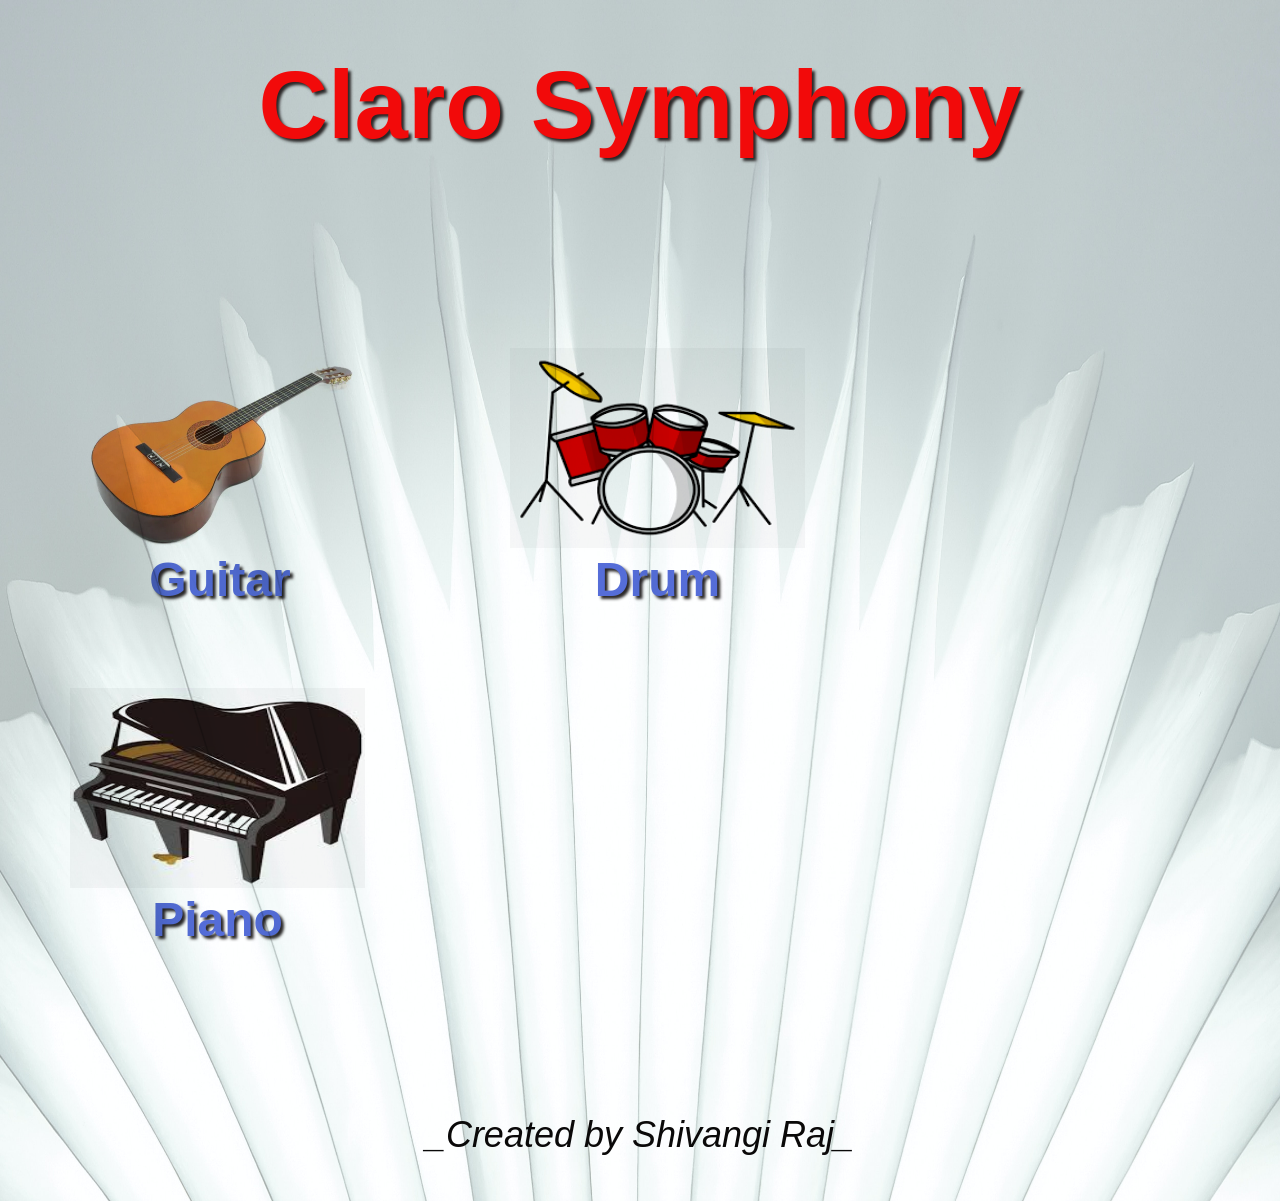
<file: index.html>
<!DOCTYPE html>
<html lang="en" dir="ltr">
  <head>
    <meta charset="utf-8" />
    <title>Claro Symphony</title>
    <link rel="stylesheet" href="style.css">
    <link
      href="https://fonts.googleapis.com/css?family=Arvo"
      rel="stylesheet"

    />
  </head>

  <body>
    <h1 id="title">Claro Symphony</h1>

    <div class="set">
      <button class="pg drum"><a href="http://127.0.0.1:5500/project/guitar_new.html"><img src="image/guitarrr.jpg" height="200" width="300"></a><p>Guitar</p></button>
      <button class="pd drum"><a href="http://127.0.0.1:5500/project/drum_new.html"><img src="image/image6.png" width="295" height="200"></a><p>Drum</p></button>
      <button class="pp drum"><a href="http://127.0.0.1:5500/project/piano_new.html"><img src="image/piano11.jpeg" width="295" height="200"></a><p>Piano</p></button>
    </div>
    <footer>
      
      <p>_Created by Shivangi Raj_</p>
    </footer>
    <script>
      var header = document.getElementById("set");
      var drums = header.getElementsByClassName("drum");
      for(var i=0; i < drums.length; i++)
      {
        drums[i].addEventListener("click", function()
        {
          var current = 
          document.getElementsByClassName("active");
          current[0].className=
          current[0].className.replace("active","");
          this.className += "active";
        });
      }
    </script>
  </body>
</html>
</file>
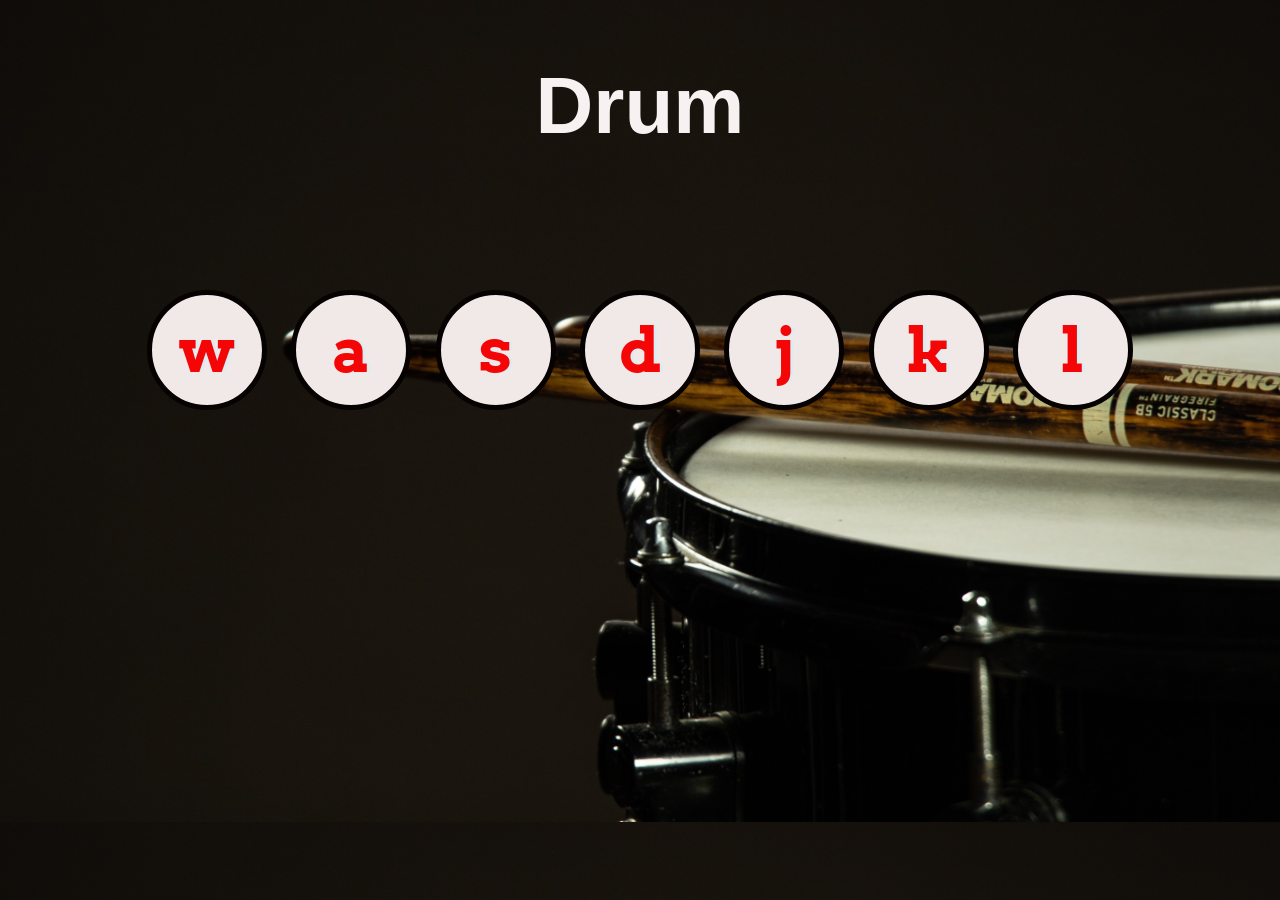
<file: drum_new.html>
<!DOCTYPE html>
<html lang="en" dir="ltr">
  <head>
    <meta charset="utf-8" />
    <title>drum</title>
    <link rel="stylesheet" href="inst.css" />
    <link
      href="https://fonts.googleapis.com/css?family=Arvo"
      rel="stylesheet"
    />
  </head>

  <body>
    <style>
        body {
          background-image: url(image/drum1.jpg );
        background-size: 100% 150%;
        }
        </style>
    <h1 id="title">Drum</h1>
    <div class="row">
      <button class="w type">w</button>
      <button class="a type">a</button>
      <button class="s type">s</button>
      <button class="d type">d</button>
      <button class="j type">j</button>
      <button class="k type">k</button>
      <button class="l type">l</button>

    </div>
    <footer>
    
      <p></p>
    </footer>
    <script src="drum.js"></script>
  </body>
</html>
</file>
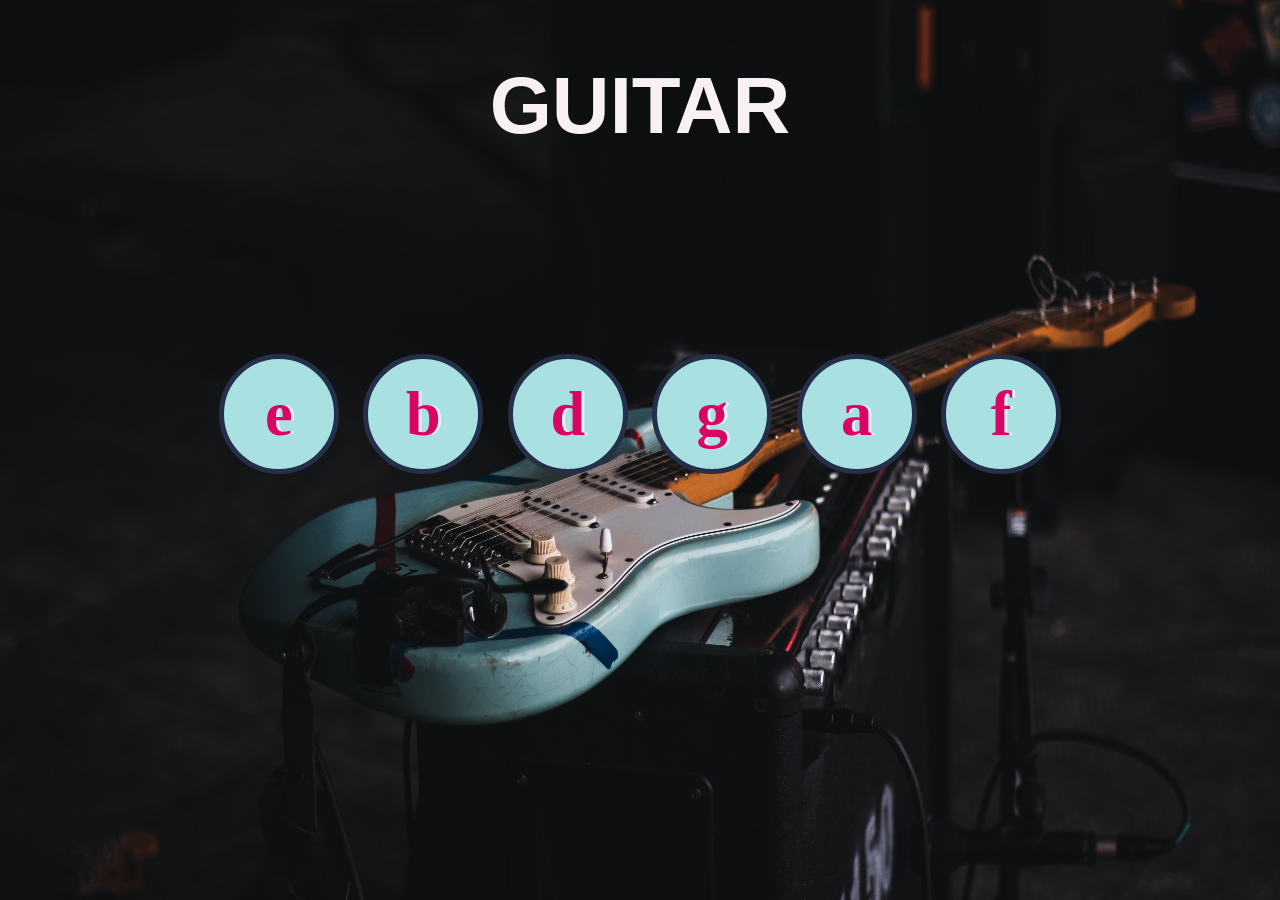
<file: guitar_new.html>
<!DOCTYPE html>
<html lang="en" dir="ltr">
  <head>
    <meta charset="utf-8" />
    <title>guitar</title>
    <link rel="stylesheet" href="inst.css" />
    <link
      href="https://fonts.googleapis.com/css?family=Arvo"
      rel="stylesheet"
    />
  </head>

  <body>
    <style>
        body {
          background-image: url(image/image14g.jpg);
        background-size: 100% 150%;
        }
        </style>
    <h1 id="title">GUITAR</h1>
    <div class="set">
      <button class="e drum">e</button>
      <button class="b drum">b</button>
      <button class="d drum">d</button>
      <button class="g drum">g</button>
      <button class="a drum">a</button>
      <button class="f drum">f</button>
    </div>
    
    <footer>
    
      <p></p>
    </footer>
    <script src="inst.js"></script>
  </body>
</html>
</file>
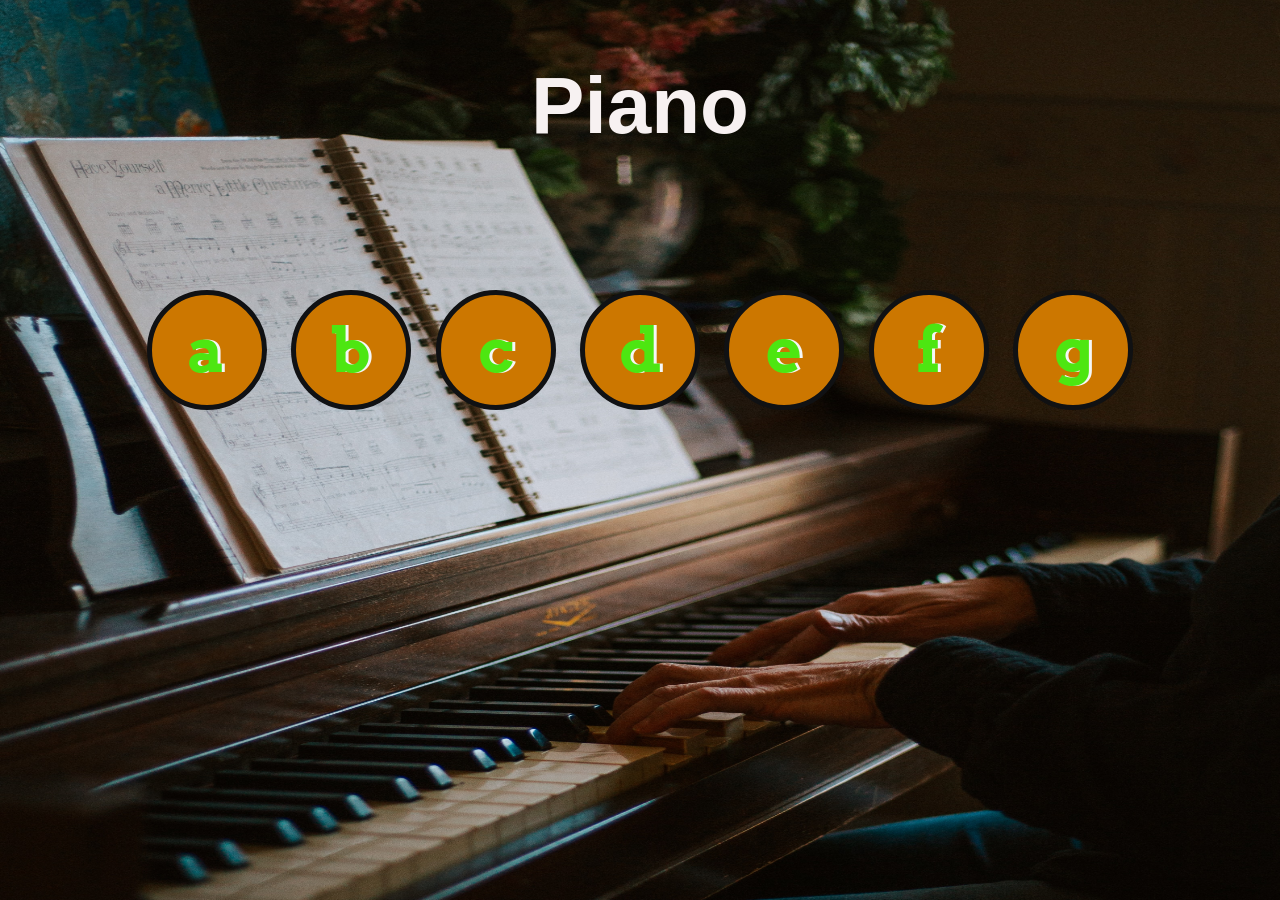
<file: piano_new.html>
<!DOCTYPE html>
<html lang="en" dir="ltr">
  <head>
    <meta charset="utf-8" />
    <title>piano</title>
    <link rel="stylesheet" href="inst.css" />
    <link
      href="https://fonts.googleapis.com/css?family=Arvo"
      rel="stylesheet"
    />
  </head>

  <body>
    <style>
        body {
          background-image: url(image/image13p.jpg );
        background-size: 100% 200%;
        }
        </style>
    <h1 id="title">Piano</h1>
    <div class="key">
      <button class="a note">a</button>
      <button class="b note">b</button>
      <button class="c note">c</button>
      <button class="d note">d</button>
      <button class="e note">e</button>
      <button class="f note">f</button>
      <button class="g note">g</button>

    </div>
    <footer>
    
      <p></p>
    </footer>
    <script src="piano.js"></script>
  </body>
</html>
</file>
<file: style.css>
@import url('https://fonts.googleapis.com/css2?family=Poppins:ital,wght@0,200;0,300;0,400;0,500;0,600;0,700;0,800;0,900;1,200;1,300;1,400;1,500;1,600;1,700;1,800;1,900&display=swap');

* {
    margin: 0;
    padding: 0 ;
    -webkit-box-sizing: border-box;
    -moz-box-sizing: border-box;
    box-sizing: border-box;
    font-family:'Franklin Gothic Medium', 'Arial Narrow', Arial, sans-serif;
    outline: none;
    text-shadow: 3px 3px 3px rgb(41, 38, 38);
}

body {
    text-align:center;
    color: rgb(242, 10, 10);
    background-image: url(image/bkg2.jpg);
background-size: 100% 145%;
}




h1 {
    
    font-size: 6rem;
    padding: 50px 80px 80px 80px;
}

.set {
    content: "";
    clear: both;
    display: table;
    margin: 3% auto;


}

.active {
    animation: anim 1s forwards;
}

button:active {
    animation: anim 1s forwards;
}

button {
    cursor: pointer;
}

@keyframes anim {
    0% {
        transform: scale(1);
    }

    50% {
        transform: scale(1.1);
    }

    100% {
        transform: scale(1);
    }
}



.drum
{
    float: left;
    /* width: 180px; */
    font-size: 3rem;
    font-family:Cambria, Cochin, Georgia, Times, 'Times New Roman', serif;
    line-height: 1;
    font-weight: 800;
    color: hsl(229, 63%, 59%);
    text-shadow: 1px  #18a5d4;
    border: 10px #435d66;
    height: 200px;
    margin: 70px;
    mix-blend-mode:multiply;
    /* text-align; */
    padding: 0vh;


}





/* .drum::before
{
    content: '';
    position: absolute;
    top: 80px;
    left: 200px;
    height: 50px;
    width: 400px;
    transform: perspective(80px) rotate(-120deg);
    filter: blur();
} */

.active, .drum:hover
{
    background-color: gold;
    box-shadow: 0 0 26px 1px gold;
    border: 1px gold;
}



footer p {
    color: rgb(10, 9, 9);
    font-size: 4vh;
    text-shadow: none;
    padding:13vh 5vh 5vh 5vh;
    font-style: oblique;
}
</file>
<file: inst.css>
@import url('https://fonts.googleapis.com/css2?family=Poppins:ital,wght@0,200;0,300;0,400;0,500;0,600;0,700;0,800;0,900;1,200;1,300;1,400;1,500;1,600;1,700;1,800;1,900&display=swap');

* {
    margin: 0;
    padding: 0;
    -webkit-box-sizing: border-box;
    -moz-box-sizing: border-box;
    box-sizing: border-box;
    font-family:Verdana, Geneva, Tahoma, sans-serif;
    outline: none;
}

body {
    text-align: center;
    background-color: #191e24;
    color: rgb(247, 241, 241);
}

h1 {
    padding-top: 60px;
    font-size: 5rem;
}

.set {
    margin: 15% auto;
}
.key{
    margin: 10% auto;
}
.row
{
    margin: 10% auto;
}


.active {
    animation: anim 1s forwards;
}

button:active {
    animation: anim 1s forwards;
}

button {
    cursor: pointer;
}

@keyframes anim {
    0% {
        transform: scale(1);
    }

    50% {
        transform: scale(1.1);
    }

    100% {
        transform: scale(1);
    }
}

.drum {
    border: 5px solid #252f49;
    font-size: 3.9rem;
    font-family:cursive;
    line-height: 1;
    font-weight: 900;
    color: #DA0463;
    text-shadow: 3px 0 #eff1f2;
    display: inline-block;
    width: 120px;
    height: 120px;
    margin: 10px;
    background-color: rgb(169, 225, 227);
    border-radius: 50%;
}

.note
{
    border: 5px solid #101113;
    font-size: 3.9rem;
    font-family: 'Arvo', cursive;
    line-height: 1;
    font-weight: 900;
    color: #4de611;
    text-shadow: 3px 0 #f5f7f7;
    display: inline-block;
    width: 120px;
    height: 120px;
    margin: 10px;
    background-color: hsl(35, 100%, 40%);   
    border-radius: 50%;
}
.type
{
    border: 5px solid #050201;
    font-size: 3.9rem;
    font-family: 'Arvo', cursive;
    line-height: 1;
    font-weight: 900;
    color: #f50606;
    text-shadow: 3px 0 #DBEDF3;
    display: inline-block;
    width: 120px;
    height: 120px;
    margin: 10px;
    background-color: rgb(241, 232, 232);  
    border-radius: 50%;
}

footer p {
    color: gray;
}
</file>
